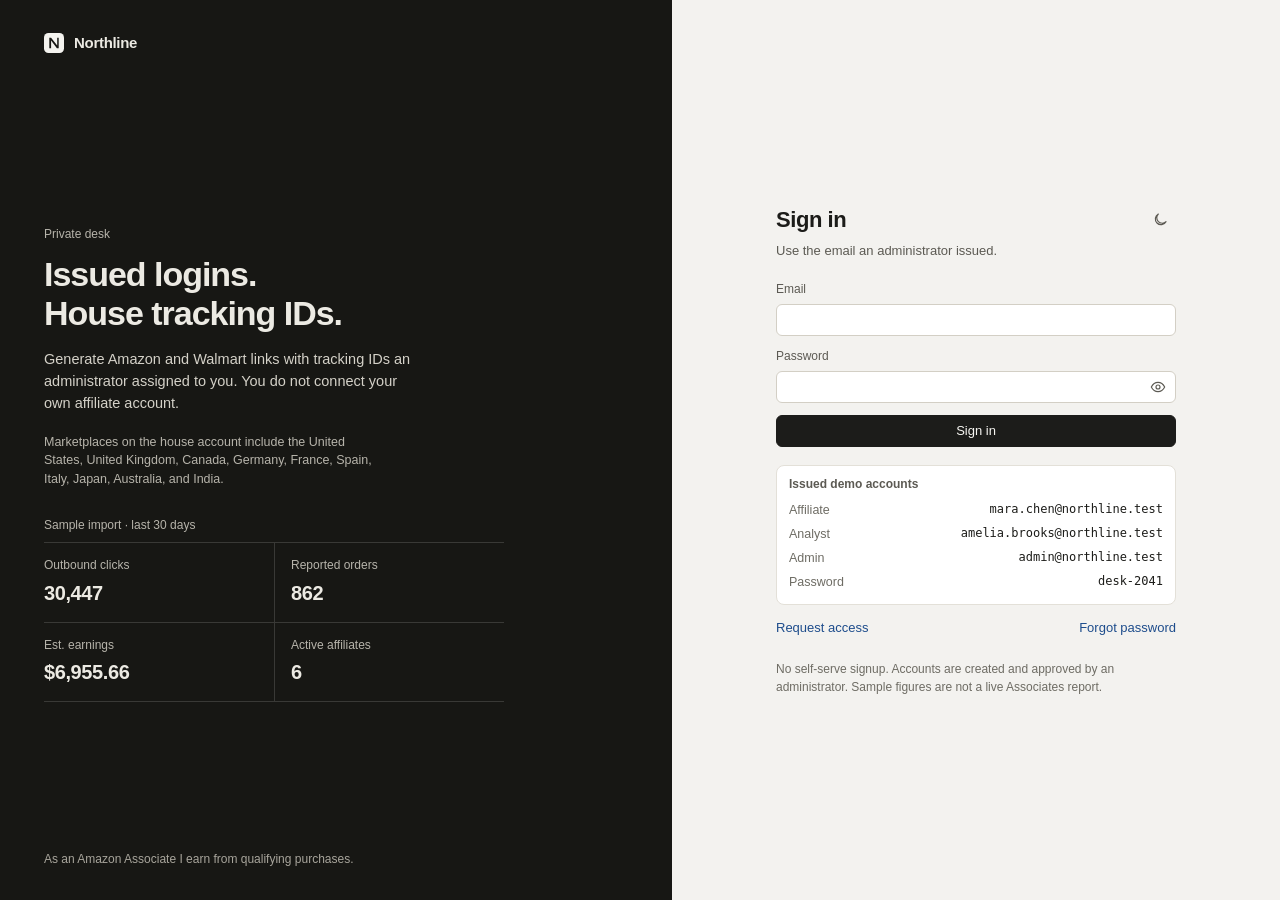
<file: index.html>
<!DOCTYPE html>
<html lang="en">
<head>
  <meta charset="utf-8">
  <meta name="viewport" content="width=device-width, initial-scale=1">
  <meta name="robots" content="noindex, nofollow">
  <meta name="theme-color" content="#171714">
  <meta name="description" content="Sign in to the Northline affiliate desk.">
  <meta http-equiv="Content-Security-Policy" content="default-src 'self'; style-src 'self' https://fonts.googleapis.com; font-src https://fonts.gstatic.com; img-src 'self'; script-src 'self'; connect-src 'self'; manifest-src 'self'; worker-src 'self'; base-uri 'self'; form-action 'self'">
  <title>Sign in · Northline</title>
  <link rel="icon" href="icons/favicon.svg" type="image/svg+xml">
  <link rel="apple-touch-icon" href="icons/apple-touch-icon.png">
  <link rel="manifest" href="manifest.json">
  <script src="js/boot.js"></script>
  <link rel="stylesheet" href="css/app.css">
  <link rel="stylesheet" href="https://fonts.googleapis.com/css2?family=Inter:wght@400;500;600;700&display=swap">
</head>
<body>
  <a class="skip" href="#login-form">Skip to sign in</a>
  <div class="login">
    <aside class="login-aside">
      <div class="login-brand"><svg class="mark" viewBox="0 0 20 20" width="20" height="20" aria-hidden="true"><rect width="20" height="20" rx="4.5"/><path d="M5.3 15.2V4.8h1.8l6.1 7.6V4.8h1.5v10.4h-1.8L7.1 7.6v7.6H5.3z"/></svg><span data-brand>Northline</span></div>
      <div class="mid">
        <div class="login-kicker">Private desk</div>
        <h1>Issued logins. House tracking IDs.</h1>
        <p class="lede">Generate Amazon and Walmart links with tracking IDs an administrator assigned to you. You do not connect your own affiliate account.</p>
        <p class="login-markets">Marketplaces on the house account include the United States, United Kingdom, Canada, Germany, France, Spain, Italy, Japan, Australia, and India.</p>
        <div class="stat-label">Sample import · last 30 days</div>
        <div class="stat-grid">
          <div><span>Outbound clicks</span><strong id="login-clicks">—</strong></div>
          <div><span>Reported orders</span><strong id="login-orders">—</strong></div>
          <div><span>Est. earnings</span><strong id="login-earn">—</strong></div>
          <div><span>Active affiliates</span><strong id="login-people">—</strong></div>
        </div>
      </div>
      <p class="login-foot" data-disclosure>As an Amazon Associate I earn from qualifying purchases.</p>
    </aside>
    <main class="login-main">
      <div class="login-card">
        <div class="mobile-brand"><svg class="mark" viewBox="0 0 20 20" width="20" height="20" aria-hidden="true"><rect width="20" height="20" rx="4.5"/><path d="M5.3 15.2V4.8h1.8l6.1 7.6V4.8h1.5v10.4h-1.8L7.1 7.6v7.6H5.3z"/></svg><span data-brand>Northline</span></div>
        <div class="spread">
          <h1>Sign in</h1>
          <button type="button" class="icon-btn" id="theme-btn" aria-label="Toggle color theme"></button>
        </div>
        <p class="sub">Use the email an administrator issued.</p>
        <form id="login-form" class="stack-form" novalidate>
          <div id="login-error" class="form-error" hidden></div>
          <div class="field">
            <label for="email">Email</label>
            <input class="input" id="email" name="email" type="email" autocomplete="username" required>
          </div>
          <div class="field">
            <label for="password">Password</label>
            <div class="input-wrap">
              <input class="input" id="password" name="password" type="password" autocomplete="current-password" required>
              <button type="button" class="icon-btn" data-action="toggle-password" aria-label="Show password"></button>
            </div>
          </div>
          <button class="btn btn-primary" id="submit" type="submit">Sign in</button>
        </form>
        <div class="demo-note">
          <h2>Issued demo accounts</h2>
          <div class="kv"><span>Affiliate</span><code>mara.chen@northline.test</code></div>
          <div class="kv"><span>Analyst</span><code>amelia.brooks@northline.test</code></div>
          <div class="kv"><span>Admin</span><code>admin@northline.test</code></div>
          <div class="kv"><span>Password</span><code>desk-2041</code></div>
        </div>
        <div class="login-links">
          <button type="button" data-action="request-access">Request access</button>
          <button type="button" data-action="forgot">Forgot password</button>
        </div>
        <p class="fine">No self-serve signup. Accounts are created and approved by an administrator. Sample figures are not a live Associates report.</p>
      </div>
    </main>
  </div>
  <div id="toaster" class="toaster" aria-live="polite"></div>
  <div id="modal-root"></div>
  <noscript><p class="noscript">Northline needs JavaScript enabled in this browser.</p></noscript>
  <script src="js/config.js"></script>
  <script src="js/icons.js"></script>
  <script src="js/links.js"></script>
  <script src="js/data.js"></script>
  <script src="js/store.js"></script>
  <script src="js/ui.js"></script>
  <script src="js/login.js"></script>
  <script src="js/pwa.js"></script>
</body>
</html>
</file>
<file: css/app.css>
/* Northline. Accent is --link. Default brand name lives in js/config.js. */

:root {
  color-scheme: light;
  --bg: #f3f2ef;
  --surface: #ffffff;
  --surface-2: #f7f6f3;
  --hover: #eeece7;
  --nav-active: #e7e4dc;
  --border: #e3e0d8;
  --border-strong: #d3cfc5;
  --text: #1c1c19;
  --text-2: #5c5a53;
  --text-3: #6e6c64;
  --link: #1e4d8c;
  --focus-ring: rgba(30, 77, 140, 0.22);
  --info-bg: rgba(30, 77, 140, 0.08);
  --ink: #1c1c1a;
  --ink-text: #f6f5f1;
  --ink-hover: #000000;
  --positive: #1b7a45;
  --positive-bg: #e7f4ec;
  --warning: #8a5a12;
  --warning-bg: #faf3e6;
  --danger: #a3262c;
  --danger-bg: #fbeeee;
  --chart-1: #1e4d8c;
  --chart-2: #8f3d1b;
  --chart-grid: #e6e3db;
  --chart-label: #6e6c64;
  --shadow: 0 12px 32px rgba(28, 28, 22, 0.12);
  --sidebar: 232px;
  --topbar: 52px;
  --font: Inter, "Segoe UI", Roboto, Helvetica, Arial, sans-serif;
  --mono: ui-monospace, "SFMono-Regular", Menlo, Consolas, monospace;
}

[data-theme="dark"] {
  color-scheme: dark;
  --bg: #141412;
  --surface: #1c1c19;
  --surface-2: #23231f;
  --hover: #2a2a25;
  --nav-active: #30302a;
  --border: #34342e;
  --border-strong: #46463e;
  --text: #f3f2ec;
  --text-2: #c4c0b6;
  --text-3: #9c988e;
  --ink: #f3f2ec;
  --ink-text: #171714;
  --ink-hover: #ffffff;
  --positive: #7dcea5;
  --positive-bg: #173024;
  --warning: #e2b56a;
  --warning-bg: #2c2618;
  --danger: #f0a8a8;
  --danger-bg: #2c1c1c;
  --chart-grid: #34342e;
  --chart-label: #9c988e;
  --shadow: 0 12px 32px rgba(0, 0, 0, 0.35);
  --info-bg: rgba(158, 187, 230, 0.12);
}

* { box-sizing: border-box; }
html, body { margin: 0; padding: 0; }
html { height: 100%; }
body {
  min-height: 100%;
  font-family: var(--font);
  font-size: 13px;
  line-height: 1.45;
  color: var(--text);
  background: var(--bg);
  -webkit-font-smoothing: antialiased;
  text-rendering: optimizeLegibility;
}
button, input, select, textarea { font: inherit; color: inherit; }
button { cursor: pointer; }
button:disabled { cursor: not-allowed; opacity: 0.45; }
a { color: var(--link); text-decoration: none; }
img, svg { display: block; }
h1, h2, h3, p { margin: 0; }
[hidden] { display: none !important; }
::selection { background: var(--info-bg); }

.skip {
  position: absolute;
  left: 12px;
  top: -40px;
  background: var(--ink);
  color: var(--ink-text);
  padding: 6px 10px;
  border-radius: 6px;
  z-index: 80;
}
.skip:focus { top: 12px; }

.mark rect { fill: #1c1c1a; }
.mark path { fill: #f4f3ef; }
[data-theme="dark"] .mark rect { fill: #f4f3ef; }
[data-theme="dark"] .mark path { fill: #171714; }
.login-aside .mark rect { fill: #f4f3ef; }
.login-aside .mark path { fill: #171714; }

.ico { display: inline-flex; width: 16px; height: 16px; flex: none; }
.ico svg { width: 16px; height: 16px; }

/* Login ---------------------------------------------------------------- */
.login {
  min-height: 100vh;
  display: grid;
  grid-template-columns: minmax(320px, 1.05fr) minmax(320px, 0.95fr);
}
.login-aside {
  background: #171714;
  color: #eceae3;
  padding: 32px 44px;
  display: flex;
  flex-direction: column;
  min-height: 100vh;
}
.login-brand {
  display: flex;
  align-items: center;
  gap: 10px;
  font-weight: 600;
  letter-spacing: -0.02em;
  font-size: 15px;
}
.login-aside .mid { margin-top: auto; margin-bottom: auto; padding: 48px 0 24px; max-width: 460px; }
.login-kicker { color: #b7b4ab; font-size: 12px; margin-bottom: 12px; }
.login-aside h1 {
  font-size: 34px;
  line-height: 1.15;
  letter-spacing: -0.03em;
  font-weight: 600;
  max-width: 16ch;
}
.login-aside .lede {
  margin-top: 16px;
  color: #d4d1c8;
  font-size: 14.5px;
  line-height: 1.5;
  max-width: 46ch;
}
.login-markets {
  margin-top: 18px;
  color: #b7b4ab;
  font-size: 12.5px;
  max-width: 48ch;
  line-height: 1.5;
}
.stat-label { margin-top: 28px; color: #b7b4ab; font-size: 12px; }
.stat-grid {
  display: grid;
  grid-template-columns: 1fr 1fr;
  margin-top: 8px;
  border-top: 1px solid rgba(236, 234, 227, 0.16);
}
.stat-grid div { padding: 14px 16px 14px 0; border-bottom: 1px solid rgba(236, 234, 227, 0.16); }
.stat-grid div:nth-child(even) { padding-left: 16px; border-left: 1px solid rgba(236, 234, 227, 0.16); }
.stat-grid span { display: block; color: #b7b4ab; font-size: 12px; }
.stat-grid strong {
  display: block;
  margin-top: 4px;
  font-size: 20px;
  font-weight: 600;
  letter-spacing: -0.02em;
  font-variant-numeric: tabular-nums;
}
.login-foot { color: #a8a59c; font-size: 12px; line-height: 1.5; max-width: 48ch; }
.login-main {
  display: flex;
  align-items: center;
  justify-content: center;
  padding: 40px 24px;
  background: var(--bg);
}
.login-card { width: min(400px, 100%); }
.mobile-brand { display: none; align-items: center; gap: 10px; font-weight: 600; margin-bottom: 24px; letter-spacing: -0.02em; }
.login-card h1 { font-size: 22px; letter-spacing: -0.02em; font-weight: 600; }
.login-card .sub { margin: 6px 0 20px; color: var(--text-2); }
.stack-form { display: flex; flex-direction: column; gap: 12px; }
.demo-note {
  margin-top: 18px;
  border: 1px solid var(--border);
  background: var(--surface);
  border-radius: 8px;
  padding: 10px 12px;
}
.demo-note h2 { font-size: 12px; font-weight: 600; color: var(--text-2); margin-bottom: 4px; }
.kv { display: flex; justify-content: space-between; gap: 12px; padding: 3px 0; font-size: 12.5px; }
.kv span { color: var(--text-3); }
.kv code { font-family: var(--mono); font-size: 12px; }
.login-links { display: flex; justify-content: space-between; gap: 12px; margin-top: 14px; font-size: 13px; }
.login-links button {
  background: none;
  border: 0;
  padding: 0;
  color: var(--link);
  font-weight: 500;
}
.login-links button:hover { text-decoration: underline; }
.fine { margin-top: 22px; color: var(--text-3); font-size: 12px; line-height: 1.5; }

/* Shell ---------------------------------------------------------------- */
.app { display: flex; align-items: stretch; min-height: 100vh; }
.sidebar {
  width: var(--sidebar);
  flex: none;
  position: sticky;
  top: 0;
  height: 100vh;
  display: flex;
  flex-direction: column;
  background: var(--bg);
  border-right: 1px solid var(--border);
  overflow: auto;
}
.brand {
  display: flex;
  align-items: center;
  gap: 8px;
  height: 52px;
  padding: 0 16px;
  color: var(--text);
  text-decoration: none;
  font-weight: 600;
  letter-spacing: -0.02em;
}
.brand:hover { text-decoration: none; }
.brand-name { font-size: 14px; }
.sidebar nav { padding-bottom: 8px; }
.nav-label {
  margin: 14px 16px 4px;
  font-size: 11px;
  color: var(--text-3);
  font-weight: 500;
}
.nav-link {
  display: flex;
  align-items: center;
  gap: 8px;
  height: 30px;
  margin: 1px 8px;
  padding: 0 8px;
  border-radius: 6px;
  color: var(--text-2);
  font-weight: 500;
  text-decoration: none;
}
.nav-link:hover { background: var(--hover); color: var(--text); text-decoration: none; }
.nav-link.active { background: var(--nav-active); color: var(--text); font-weight: 600; }
.nav-link .ico { color: var(--text-3); }
.nav-link.active .ico, .nav-link:hover .ico { color: var(--text-2); }
.sidebar-foot { margin-top: auto; }
.me {
  display: flex;
  gap: 8px;
  align-items: center;
  margin: 8px;
  padding: 10px 8px 4px;
  border-top: 1px solid var(--border);
}
.me strong, .me span { display: block; overflow: hidden; text-overflow: ellipsis; white-space: nowrap; }
.me strong { font-size: 12.5px; }
.me span, .side-note { color: var(--text-3); font-size: 11.5px; }
.min { min-width: 0; }
.side-note { margin: 0 16px 14px; line-height: 1.4; }
.avatar {
  width: 28px;
  height: 28px;
  border-radius: 50%;
  background: var(--ink);
  color: var(--ink-text);
  display: grid;
  place-items: center;
  font-size: 10.5px;
  font-weight: 600;
  flex: none;
}
.avatar.sm { width: 24px; height: 24px; font-size: 10px; }

.main-col { flex: 1; min-width: 0; }
.topbar {
  position: sticky;
  top: 0;
  z-index: 20;
  height: var(--topbar);
  display: flex;
  align-items: center;
  gap: 8px;
  padding: 0 12px 0 16px;
  background: var(--bg);
  border-bottom: 1px solid var(--border);
}
.search { flex: 1; max-width: 480px; position: relative; display: flex; align-items: center; }
.search .ico { position: absolute; left: 8px; color: var(--text-3); pointer-events: none; }
.search input {
  width: 100%;
  height: 32px;
  border: 1px solid var(--border-strong);
  background: var(--surface);
  border-radius: 6px;
  padding: 0 28px 0 30px;
}
.search kbd {
  position: absolute;
  right: 8px;
  font-family: inherit;
  font-size: 11px;
  color: var(--text-3);
  border: 1px solid var(--border);
  border-bottom-width: 2px;
  border-radius: 4px;
  padding: 0 4px;
  pointer-events: none;
}
.top-actions { margin-left: auto; display: flex; align-items: center; gap: 4px; }
.user-btn {
  display: inline-flex;
  align-items: center;
  gap: 8px;
  height: 32px;
  padding: 0 8px 0 4px;
  border-radius: 6px;
  border: 1px solid transparent;
  background: transparent;
}
.user-btn:hover { background: var(--hover); }
.user-name { font-weight: 500; }
.content { padding: 22px 28px 64px; max-width: 1180px; }
.tabbar { display: none; }
.backdrop { display: none; }
.nav-toggle { display: none; }

/* Controls ------------------------------------------------------------- */
.icon-btn {
  width: 32px;
  height: 32px;
  display: inline-flex;
  align-items: center;
  justify-content: center;
  border-radius: 6px;
  border: 1px solid transparent;
  background: transparent;
  color: var(--text-2);
}
.icon-btn:hover { background: var(--hover); color: var(--text); }
.btn {
  height: 32px;
  padding: 0 10px;
  border-radius: 6px;
  border: 1px solid var(--border-strong);
  background: var(--surface);
  color: var(--text);
  font-weight: 500;
  display: inline-flex;
  align-items: center;
  justify-content: center;
  gap: 6px;
  white-space: nowrap;
}
.btn:hover { background: var(--surface-2); }
.btn-primary { background: var(--ink); color: var(--ink-text); border-color: var(--ink); }
.btn-primary:hover { background: var(--ink-hover); }
.btn-ghost { background: transparent; border-color: transparent; }
.btn-ghost:hover { background: var(--hover); }
.btn-danger { color: var(--danger); background: transparent; border-color: transparent; }
.btn-danger:hover { background: var(--danger-bg); }
.btn-sm { height: 28px; padding: 0 8px; font-size: 12px; }
.btn:focus-visible, .icon-btn:focus-visible, .nav-link:focus-visible, .user-btn:focus-visible {
  outline: 2px solid var(--link);
  outline-offset: 2px;
}
.field { display: flex; flex-direction: column; gap: 6px; min-width: 0; }
.field label { font-size: 12px; font-weight: 500; color: var(--text-2); }
.input, .select, .textarea {
  width: 100%;
  height: 32px;
  border: 1px solid var(--border-strong);
  border-radius: 6px;
  background: var(--surface);
  padding: 0 10px;
}
.textarea { height: auto; min-height: 88px; padding: 8px 10px; resize: vertical; line-height: 1.45; }
.input:focus, .select:focus, .textarea:focus, .search input:focus {
  outline: none;
  border-color: var(--link);
  box-shadow: 0 0 0 3px var(--focus-ring);
}
.input.invalid { border-color: var(--danger); }
.help { color: var(--text-3); font-size: 12px; line-height: 1.45; }
.input-wrap { position: relative; }
.input-wrap .input { padding-right: 36px; }
.input-wrap .icon-btn { position: absolute; right: 2px; top: 0; }
.form-error {
  background: var(--danger-bg);
  color: var(--danger);
  border: 1px solid var(--border);
  border-radius: 6px;
  padding: 8px 10px;
  font-size: 13px;
}
.filters { display: flex; flex-wrap: wrap; gap: 8px; align-items: flex-end; margin-bottom: 12px; }
.filters .field { min-width: 140px; }
.filters .field.grow { flex: 1; min-width: 180px; }
.seg { display: inline-flex; border: 1px solid var(--border-strong); border-radius: 6px; overflow: hidden; background: var(--surface); }
.seg button {
  height: 30px;
  padding: 0 10px;
  border: 0;
  border-right: 1px solid var(--border);
  background: transparent;
}
.seg button:last-child { border-right: 0; }
.seg button[aria-pressed="true"] { background: var(--nav-active); font-weight: 600; }
.row { display: flex; align-items: center; gap: 8px; flex-wrap: wrap; }
.spread { display: flex; align-items: center; justify-content: space-between; gap: 12px; }
.stack { display: flex; flex-direction: column; gap: 16px; }
.grid-2 { display: grid; grid-template-columns: 1fr 1fr; gap: 16px; }
.grow { flex: 1; min-width: 0; }
.muted { color: var(--text-3); }
.mono { font-family: var(--mono); font-size: 12px; }
.truncate { overflow: hidden; text-overflow: ellipsis; white-space: nowrap; display: block; max-width: 280px; }

.page-h { display: flex; justify-content: space-between; align-items: flex-start; gap: 16px; margin-bottom: 16px; }
.page-h h1 { font-size: 20px; line-height: 1.25; letter-spacing: -0.02em; font-weight: 600; }
.page-desc { margin-top: 4px; color: var(--text-2); max-width: 68ch; }
.page-actions { display: flex; gap: 8px; flex-wrap: wrap; align-items: center; }

.notice, .callout {
  border: 1px solid var(--border);
  background: var(--surface-2);
  border-radius: 8px;
  padding: 10px 12px;
  color: var(--text-2);
  font-size: 12.5px;
  line-height: 1.5;
}
.disclosure {
  border-left: 2px solid var(--link);
  background: var(--info-bg);
  padding: 8px 12px;
  border-radius: 0 6px 6px 0;
  font-size: 12.5px;
  line-height: 1.45;
}

.panel { background: var(--surface); border: 1px solid var(--border); border-radius: 8px; }
.panel-h {
  display: flex;
  align-items: center;
  justify-content: space-between;
  gap: 12px;
  padding: 12px 14px;
  border-bottom: 1px solid var(--border);
  font-weight: 600;
}
.panel-b { padding: 14px; }
.panel-b.flush { padding: 0; }
.content > * + * { margin-top: 16px; }
.metrics { margin-bottom: 0; }
.select.auto { width: auto; min-width: 128px; }
.mb8 { margin-bottom: 8px; }
.mt8 { margin-top: 8px; }
.phone-compose .input { flex: 1; min-width: 0; }

.metrics {
  display: grid;
  grid-template-columns: repeat(4, 1fr);
  background: var(--surface);
  border: 1px solid var(--border);
  border-radius: 8px;
  margin-bottom: 16px;
}
.metric { padding: 12px 14px 14px; min-width: 0; }
.metric + .metric { border-left: 1px solid var(--border); }
.metric-label { color: var(--text-2); font-size: 12px; font-weight: 500; }
.metric-value {
  margin-top: 6px;
  font-size: 22px;
  line-height: 1.15;
  font-weight: 600;
  letter-spacing: -0.03em;
  font-variant-numeric: tabular-nums;
}
.metric-delta { margin-top: 6px; font-size: 12px; font-variant-numeric: tabular-nums; display: flex; gap: 6px; flex-wrap: wrap; }
.metric-delta span { color: var(--text-3); font-weight: 400; }
.metric-delta.up { color: var(--positive); }
.metric-delta.down { color: var(--danger); }
.metric-delta.flat { color: var(--text-3); }

.badge {
  display: inline-flex;
  align-items: center;
  height: 20px;
  padding: 0 6px;
  border-radius: 4px;
  border: 1px solid var(--border);
  background: var(--surface-2);
  color: var(--text-2);
  font-size: 11px;
  font-weight: 500;
  white-space: nowrap;
}
.badge-ok { background: var(--positive-bg); color: var(--positive); border-color: transparent; }
.badge-warn { background: var(--warning-bg); color: var(--warning); border-color: transparent; }
.badge-bad { background: var(--danger-bg); color: var(--danger); border-color: transparent; }
.badge-info { background: var(--info-bg); color: var(--link); border-color: transparent; }

.table-scroll { overflow-x: auto; }
table.data { width: 100%; border-collapse: collapse; min-width: 640px; font-size: 12.5px; }
table.data.fit { min-width: 0; }
table.data th, table.data td {
  padding: 8px 12px;
  border-bottom: 1px solid var(--border);
  text-align: left;
  vertical-align: middle;
  font-variant-numeric: tabular-nums;
}
table.data th {
  font-weight: 500;
  color: var(--text-2);
  font-size: 12px;
  background: var(--surface-2);
  white-space: nowrap;
}
table.data tr:last-child td { border-bottom: 0; }
table.data tbody tr:hover td { background: var(--surface-2); }
th.num, td.num { text-align: right; }
.th-btn {
  background: none;
  border: 0;
  padding: 0;
  color: inherit;
  font: inherit;
  display: inline-flex;
  align-items: center;
  gap: 4px;
}
th.num .th-btn { width: 100%; justify-content: flex-end; }
.th-btn .arrow { color: var(--text); font-size: 10px; }
.pager {
  display: flex;
  justify-content: space-between;
  align-items: center;
  gap: 8px;
  padding: 8px 12px;
  border-top: 1px solid var(--border);
  color: var(--text-2);
  font-size: 12px;
}
.cell-title { display: flex; flex-direction: column; gap: 2px; min-width: 0; }
.product-cell { display: flex; align-items: center; gap: 10px; min-width: 180px; }
.tile {
  width: 32px;
  height: 32px;
  border-radius: 6px;
  display: grid;
  place-items: center;
  font-size: 11px;
  font-weight: 600;
  color: #3f3c36;
  flex: none;
}
.tile-0 { background: #e6e2d8; }
.tile-1 { background: #dde3ee; }
.tile-2 { background: #dce8e1; }
.tile-3 { background: #f0e4d4; }
.tile-4 { background: #efe0e0; }
[data-theme="dark"] .tile { color: #f3f2ec; }
[data-theme="dark"] .tile-0 { background: #3a3832; }
[data-theme="dark"] .tile-1 { background: #2c3340; }
[data-theme="dark"] .tile-2 { background: #24332c; }
[data-theme="dark"] .tile-3 { background: #3a3228; }
[data-theme="dark"] .tile-4 { background: #3a2c2c; }

.empty { padding: 28px 16px; text-align: center; }
.empty h3 { font-size: 14px; font-weight: 600; }
.empty p { margin-top: 4px; color: var(--text-2); }

.dash-grid { display: grid; grid-template-columns: minmax(0, 1.7fr) minmax(240px, 0.85fr); gap: 16px; }
.split-gen { display: grid; grid-template-columns: minmax(280px, 400px) minmax(0, 1fr); gap: 16px; align-items: start; }
.grid-2 > *, .dash-grid > *, .split-gen > *, .panel { min-width: 0; }
.chart { position: relative; }
.chart svg { width: 100%; height: auto; }
.chart text { font-family: var(--font); }
.chart-tip {
  position: absolute;
  top: 8px;
  transform: translateX(-50%);
  background: var(--ink);
  color: var(--ink-text);
  border-radius: 6px;
  padding: 8px 10px;
  font-size: 12px;
  pointer-events: none;
  min-width: 148px;
  z-index: 2;
  box-shadow: var(--shadow);
}
.chart-tip strong { display: block; margin-bottom: 4px; }
.chart-tip div { display: flex; align-items: center; gap: 6px; margin-top: 3px; }
.chart-tip b { margin-left: auto; font-weight: 600; font-variant-numeric: tabular-nums; }
.legend { display: flex; gap: 12px; color: var(--text-2); font-size: 12px; font-weight: 500; }
.legend span, .chart-tip div { display: inline-flex; align-items: center; gap: 6px; }
.swatch { width: 8px; height: 8px; border-radius: 2px; display: inline-block; }
.swatch-a { background: var(--chart-1); }
.swatch-b { background: var(--chart-2); }
.spark { display: block; }

.url-box {
  font-family: var(--mono);
  font-size: 12px;
  line-height: 1.5;
  background: var(--surface-2);
  border: 1px solid var(--border);
  border-radius: 6px;
  padding: 10px 12px;
  overflow-wrap: anywhere;
}
.url-parts { display: grid; grid-template-columns: 1fr 1fr; gap: 8px 16px; margin: 12px 0; }
.url-parts span { display: block; color: var(--text-3); font-size: 11px; margin-bottom: 2px; }
.url-parts strong { font-weight: 500; font-family: var(--mono); font-size: 12px; overflow-wrap: anywhere; }
.code {
  font-family: var(--mono);
  font-size: 12px;
  line-height: 1.55;
  background: var(--surface-2);
  border: 1px solid var(--border);
  border-radius: 6px;
  padding: 12px;
  overflow: auto;
  white-space: pre-wrap;
  margin: 0;
}

.hbar { margin-top: 10px; }
.hbar-top { display: flex; justify-content: space-between; gap: 12px; font-size: 12.5px; margin-bottom: 4px; }
.hbar-track { height: 6px; background: var(--hover); border-radius: 99px; overflow: hidden; }
.hbar-fill { height: 100%; background: var(--chart-1); border-radius: 99px; width: 0; }
.funnel { display: flex; flex-direction: column; gap: 12px; }
.funnel .hbar-top strong { font-variant-numeric: tabular-nums; }

.tabs { display: flex; gap: 4px; border-bottom: 1px solid var(--border); margin-bottom: 14px; }
.tabs button {
  height: 34px;
  padding: 0 10px;
  border: 0;
  background: transparent;
  color: var(--text-2);
  border-bottom: 2px solid transparent;
  margin-bottom: -1px;
  font-weight: 500;
}
.tabs button[aria-selected="true"] { color: var(--text); border-bottom-color: var(--link); font-weight: 600; }

.check { display: flex; gap: 10px; align-items: flex-start; padding: 10px 0; border-bottom: 1px solid var(--border); }
.check:last-child { border-bottom: 0; }
.check input { margin-top: 2px; accent-color: var(--link); }
.check p { color: var(--text-2); margin-top: 2px; }

.menu-wrap { position: relative; }
.menu {
  position: absolute;
  right: 0;
  top: calc(100% + 6px);
  background: var(--surface);
  border: 1px solid var(--border);
  border-radius: 8px;
  min-width: 220px;
  padding: 6px;
  box-shadow: var(--shadow);
  z-index: 40;
}
.menu button, .menu a {
  display: flex;
  width: 100%;
  text-align: left;
  align-items: center;
  gap: 8px;
  height: 32px;
  padding: 0 8px;
  border: 0;
  border-radius: 6px;
  background: none;
  color: var(--text);
  text-decoration: none;
}
.menu button:hover, .menu a:hover { background: var(--hover); text-decoration: none; }
.menu .sep { height: 1px; background: var(--border); margin: 6px 4px; }
.menu .who { padding: 6px 8px 8px; }
.menu .who strong { display: block; }
.menu .who span { color: var(--text-2); font-size: 12px; }
.palette {
  position: absolute;
  top: calc(100% + 6px);
  left: 0;
  right: 0;
  background: var(--surface);
  border: 1px solid var(--border);
  border-radius: 8px;
  box-shadow: var(--shadow);
  max-height: 360px;
  overflow: auto;
  z-index: 40;
  padding: 6px;
}
.palette a, .palette button {
  display: flex;
  width: 100%;
  text-align: left;
  gap: 8px;
  align-items: center;
  padding: 7px 8px;
  border: 0;
  border-radius: 6px;
  background: none;
  color: var(--text);
  text-decoration: none;
}
.palette a:hover, .palette button:hover { background: var(--hover); text-decoration: none; }
.palette .hit-sub { color: var(--text-3); font-size: 12px; margin-left: auto; }
.p-label { font-size: 11px; color: var(--text-3); padding: 6px 8px 2px; }

.modal-back {
  position: fixed;
  inset: 0;
  background: rgba(20, 20, 16, 0.46);
  z-index: 60;
  display: flex;
  align-items: center;
  justify-content: center;
  padding: 16px;
}
.modal {
  width: min(480px, 100%);
  background: var(--surface);
  border: 1px solid var(--border);
  border-radius: 10px;
  box-shadow: var(--shadow);
  max-height: min(86vh, 760px);
  overflow: auto;
}
.modal.wide { width: min(640px, 100%); }
.modal-h, .modal-f { display: flex; align-items: center; justify-content: space-between; gap: 12px; padding: 12px 14px; }
.modal-h { border-bottom: 1px solid var(--border); }
.modal-h h2 { font-size: 16px; letter-spacing: -0.02em; }
.modal-b { padding: 14px; display: flex; flex-direction: column; gap: 12px; }
.modal-f { border-top: 1px solid var(--border); justify-content: flex-end; }
body.lock { overflow: hidden; }

.toaster {
  position: fixed;
  right: 16px;
  bottom: 16px;
  z-index: 70;
  display: flex;
  flex-direction: column;
  gap: 8px;
}
.toast {
  background: var(--ink);
  color: var(--ink-text);
  border-radius: 8px;
  padding: 10px 12px;
  min-width: 220px;
  max-width: 360px;
  display: flex;
  align-items: center;
  justify-content: space-between;
  gap: 12px;
  box-shadow: var(--shadow);
  font-size: 13px;
}
.toast button { background: none; border: 0; color: inherit; font-weight: 600; text-decoration: underline; padding: 0; }

.phone-wrap { display: flex; justify-content: center; }
.phone {
  width: min(340px, 100%);
  border: 1px solid var(--border-strong);
  border-radius: 16px;
  overflow: hidden;
  background: #efeae2;
  color: #1a1a18;
}
.phone-top {
  background: #075e54;
  color: #fff;
  padding: 12px 14px;
  display: flex;
  justify-content: space-between;
  gap: 8px;
}
.phone-top strong { display: block; font-size: 13px; }
.phone-top span { display: block; font-size: 11px; opacity: 0.85; font-weight: 400; }
.thread { min-height: 280px; max-height: 420px; overflow: auto; padding: 12px; display: flex; flex-direction: column; gap: 8px; }
.bubble {
  max-width: 86%;
  padding: 8px 10px;
  border-radius: 8px;
  font-size: 12.5px;
  line-height: 1.45;
  white-space: pre-wrap;
  overflow-wrap: anywhere;
}
.bubble.bot { background: #fff; align-self: flex-start; }
.bubble.me { background: #d9fdd3; align-self: flex-end; }
.phone-compose { display: flex; gap: 6px; padding: 8px; background: #f0f2f5; }
.phone-compose input { background: #fff; color: #1a1a18; }
[data-theme="dark"] .phone { background: #0b141a; color: #e9edef; }
[data-theme="dark"] .bubble.bot { background: #202c33; color: #e9edef; }
[data-theme="dark"] .bubble.me { background: #005c4b; color: #e9edef; }
[data-theme="dark"] .phone-compose { background: #1f2c33; }
[data-theme="dark"] .phone-compose input { background: #2a3942; color: #e9edef; border-color: transparent; }

.role-matrix td:not(:first-child), .role-matrix th:not(:first-child) { text-align: center; }
.color-row { display: flex; gap: 8px; align-items: center; flex-wrap: wrap; }
.color-dot {
  width: 22px;
  height: 22px;
  border-radius: 50%;
  border: 1px solid var(--border-strong);
  padding: 0;
}
.color-dot.on { outline: 2px solid var(--text); outline-offset: 2px; }
.color-input {
  width: 36px;
  height: 32px;
  padding: 2px;
  border: 1px solid var(--border-strong);
  border-radius: 6px;
  background: var(--surface);
}
.row.nowrap { flex-wrap: nowrap; }
.dot-navy { background: #1e4d8c; }
.dot-forest { background: #1f6b45; }
.dot-rust { background: #8f3d1b; }
.dot-ink { background: #1a1a18; }
.brand-preview {
  border: 1px solid var(--border);
  border-radius: 8px;
  padding: 14px;
  background: var(--bg);
}
.brand-preview .brand { height: auto; padding: 0 0 10px; }
.brand-preview a.sample { font-weight: 500; }
.id-list { display: flex; flex-direction: column; }
.id-row {
  display: grid;
  grid-template-columns: 1fr auto;
  gap: 8px;
  padding: 10px 0;
  border-bottom: 1px solid var(--border);
}
.id-row:last-child { border-bottom: 0; }
.suggest { display: flex; flex-wrap: wrap; gap: 6px; }
.chip {
  border: 1px solid var(--border);
  background: var(--surface);
  border-radius: 99px;
  height: 26px;
  padding: 0 10px;
  color: var(--text-2);
  font-size: 12px;
}
.chip:hover { background: var(--hover); color: var(--text); }
.skel {
  height: 12px;
  border-radius: 4px;
  background: linear-gradient(90deg, var(--surface-2) 25%, var(--hover) 37%, var(--surface-2) 63%);
  background-size: 400% 100%;
  animation: sk 1.4s ease infinite;
}
.skel.h20 { height: 20px; }
.skel.h28 { height: 28px; }
.skel.h240 { height: 200px; }
.w40 { width: 40%; }
.w60 { width: 60%; }
.mt { margin-top: 8px; }
@keyframes sk { 0% { background-position: 100% 0; } 100% { background-position: 0 0; } }
.noscript { padding: 24px; }

@media (max-width: 980px) {
  .dash-grid, .split-gen, .grid-2 { grid-template-columns: 1fr; }
  .metrics { grid-template-columns: 1fr 1fr; }
  .metric:nth-child(odd) { border-left: 0; }
  .metric:nth-child(even) { border-left: 1px solid var(--border); }
  .metric:nth-child(n + 3) { border-top: 1px solid var(--border); }
}
@media (max-width: 860px) {
  .login { grid-template-columns: 1fr; }
  .login-aside { display: none; }
  .mobile-brand { display: flex; }
  .sidebar {
    position: fixed;
    z-index: 35;
    transform: translateX(-105%);
    transition: transform 0.16s ease;
    width: min(280px, 88vw);
    background: var(--bg);
  }
  .sidebar.open { transform: none; }
  .backdrop { display: block; position: fixed; inset: 0; background: rgba(20, 20, 16, 0.4); z-index: 34; }
  .nav-toggle { display: inline-flex; }
  .content { padding: 16px 16px 96px; }
  .user-name, .search kbd { display: none; }
  .tabbar {
    display: flex;
    position: fixed;
    left: 0;
    right: 0;
    bottom: 0;
    z-index: 30;
    height: calc(56px + env(safe-area-inset-bottom));
    padding-bottom: env(safe-area-inset-bottom);
    background: var(--surface);
    border-top: 1px solid var(--border);
  }
  .tabbar a, .tabbar button {
    flex: 1;
    display: flex;
    flex-direction: column;
    align-items: center;
    justify-content: center;
    gap: 2px;
    font-size: 10px;
    font-weight: 500;
    color: var(--text-3);
    text-decoration: none;
    background: none;
    border: 0;
    height: 56px;
  }
  .tabbar a.active { color: var(--text); font-weight: 600; box-shadow: inset 0 2px 0 var(--link); }
  .toaster { left: 12px; right: 12px; bottom: calc(68px + env(safe-area-inset-bottom)); }
  .toast { min-width: 0; }
  .page-h { flex-direction: column; }
  .topbar { padding-left: 8px; }
}
@media (max-width: 640px) {
  .modal-back { align-items: flex-end; padding: 0; }
  .modal { width: 100%; max-height: 92vh; border-radius: 12px 12px 0 0; }
  .url-parts { grid-template-columns: 1fr; }
  .login-card h1 { font-size: 20px; }
}
@media (min-width: 861px) {
  button.nav-toggle { display: none; }
}
@media (max-width: 860px) {
  .hide-sm { display: none; }
  .content { padding-bottom: 104px; }
  .product-cell { min-width: 0; }
  .cell-title, .cell-title .truncate, .cell-title .muted { max-width: 132px; }
  .chart svg { height: auto; max-height: 190px; }
}
@media (max-width: 420px) {
  .kv { flex-direction: column; gap: 1px; }
  .metric-value { font-size: 18px; }
}
@media (prefers-reduced-motion: reduce) {
  *, *::before, *::after {
    animation: none !important;
    transition: none !important;
  }
}
</file>
